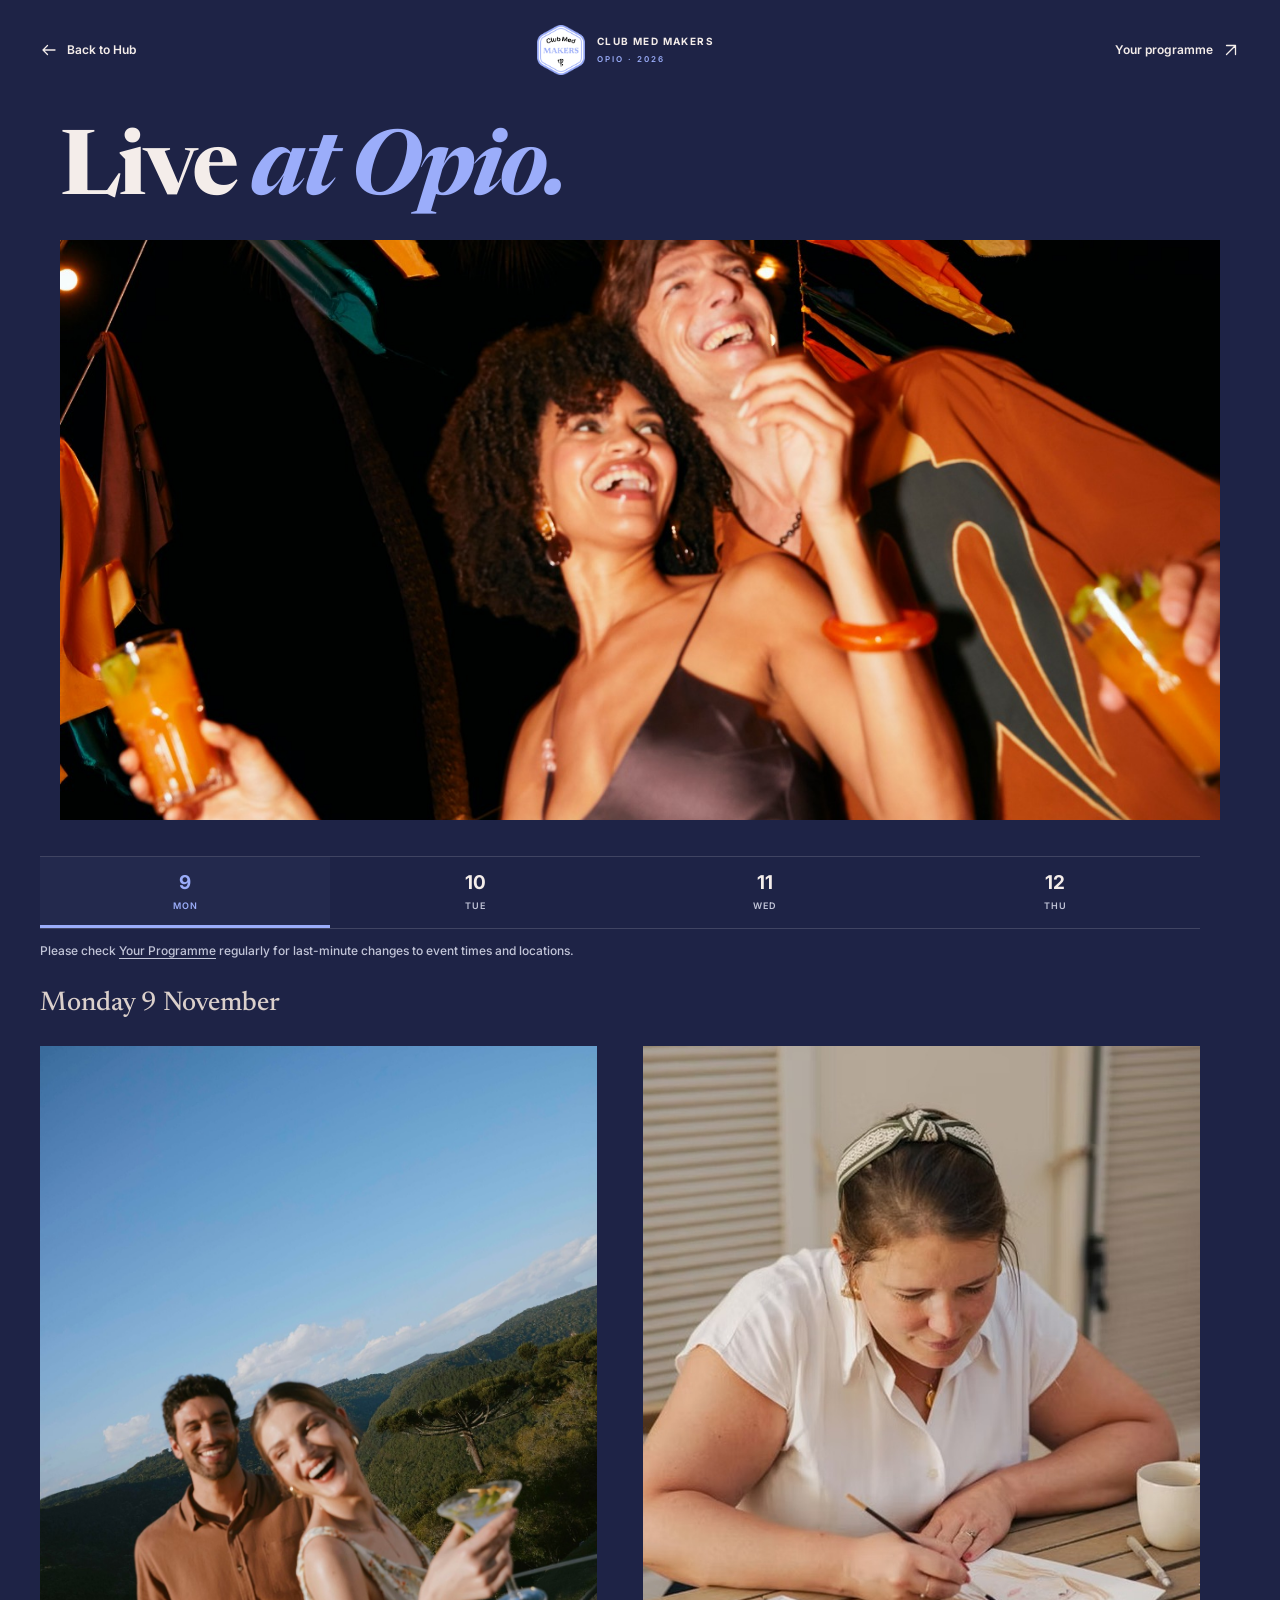
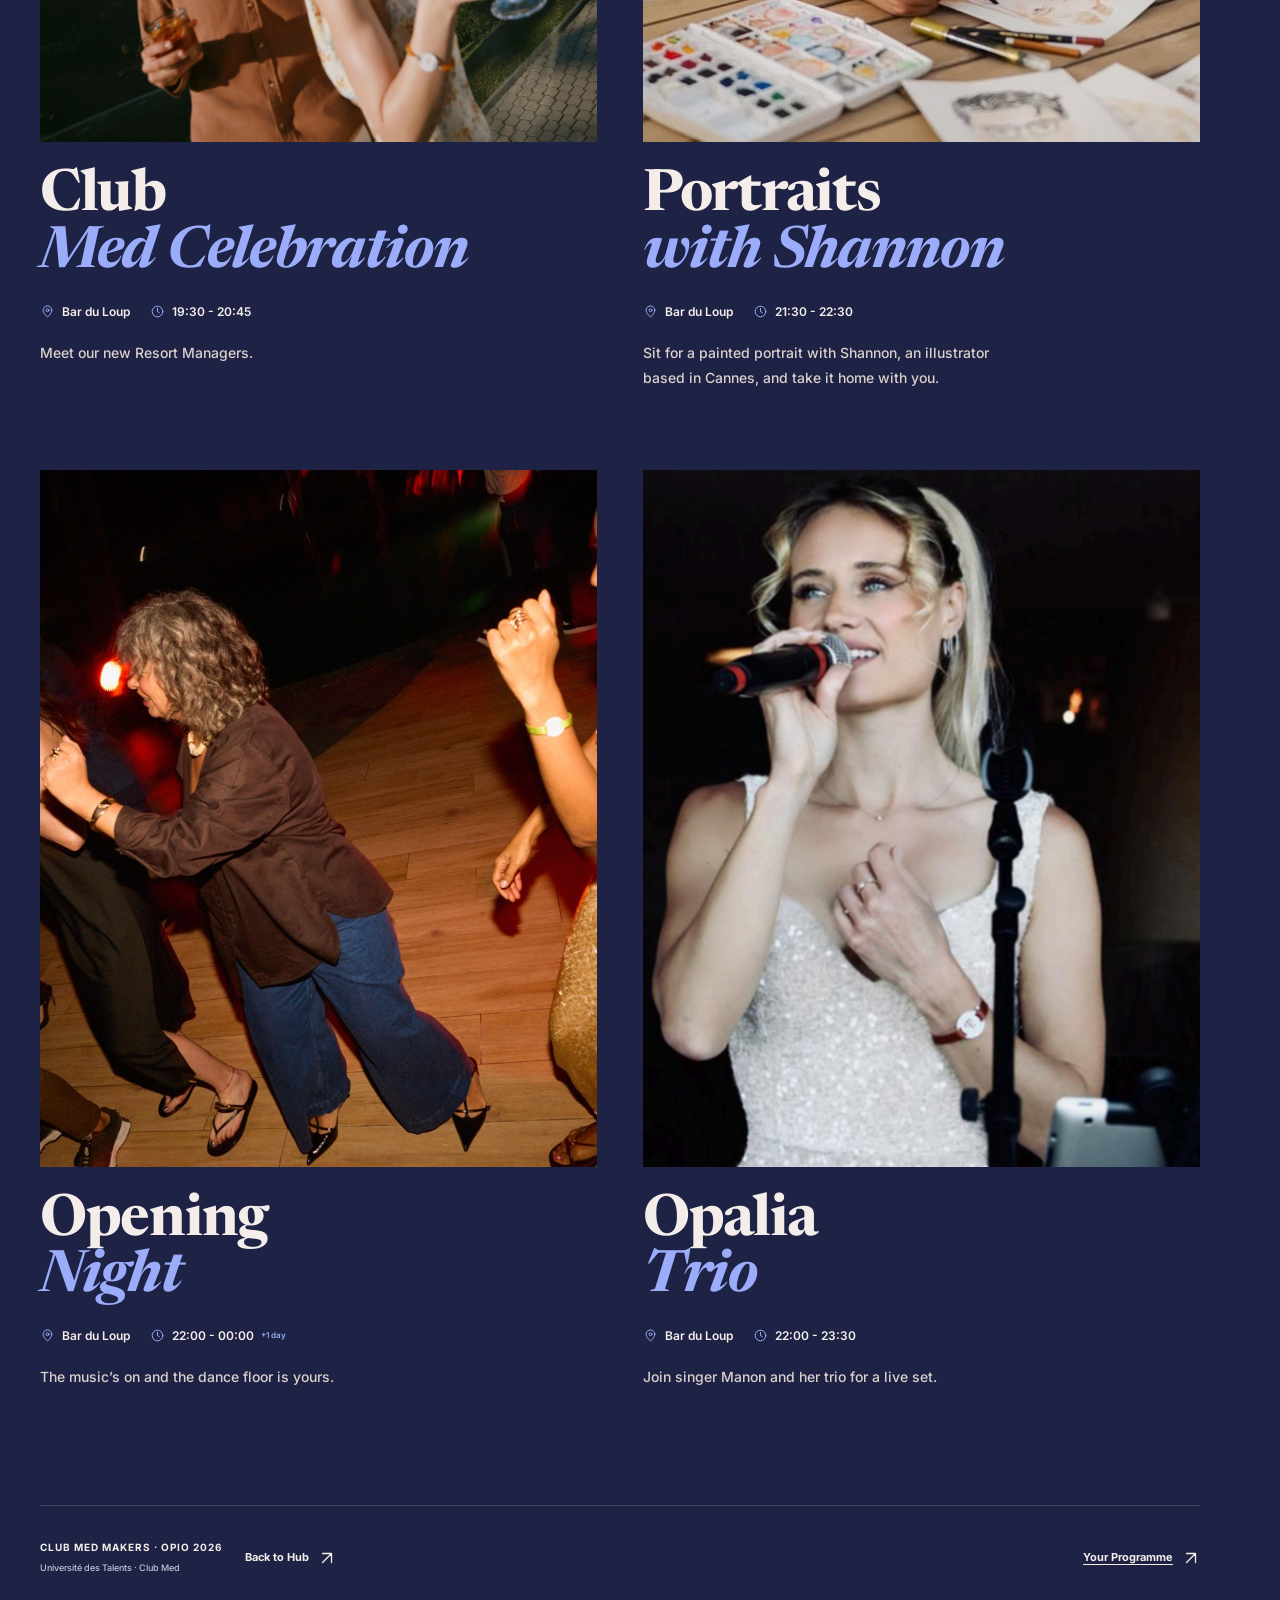
<file: index.html>
<!doctype html>
<html lang="en"><head><meta charset="utf-8"><meta name="viewport" content="width=device-width,initial-scale=1,viewport-fit=cover"><meta name="theme-color" content="#1e2346"><meta name="description" content="Live at Opio. Discover the key moments of Club Med Makers, 9-12 November 2026: shared tables, evening aperitifs, music and celebrations."><title>Live at Opio · Club Med Makers 2026</title><link rel="icon" href="assets/makers-logo.png"><link rel="preconnect" href="https://fonts.googleapis.com"><link rel="preconnect" href="https://fonts.gstatic.com" crossorigin><link href="https://fonts.googleapis.com/css2?family=Inter:wght@500;600;700&family=Newsreader:ital,opsz,wght@0,6..72,500;0,6..72,700;1,6..72,500;1,6..72,700&display=swap" rel="stylesheet"><link rel="stylesheet" href="styles.css?v=10"><script defer src="events-data.js?v=21"></script><script defer src="app.js?v=20"></script></head>
<body><a class="skip" href="#moments">Skip to events</a><header class="site-header"><a class="back" href="https://boostlearning.my.canva.site/hub-clubmedmakers-2026"><svg class="nav-icon" viewBox="0 0 24 24" fill="none" stroke="currentColor" stroke-width="1.7" stroke-linecap="round" stroke-linejoin="round" aria-hidden="true"><path d="M20 12H4m6-6-6 6 6 6"/></svg>Back to Hub</a><a class="brand" href="#"><img src="assets/makers-logo.png" width="48" height="50" alt="Club Med Makers"><span>CLUB MED MAKERS<small>OPIO · 2026</small></span></a><a class="programme-link" href="https://club-med-makers-opio-programme-2026.netlify.app/">Your programme <svg class="nav-icon" viewBox="0 0 24 24" fill="none" stroke="currentColor" stroke-width="1.7" stroke-linecap="round" stroke-linejoin="round" aria-hidden="true"><path d="M6 18 18 6M6 6h12v12"/></svg></a></header>
<main><section class="hero hero-cover" aria-labelledby="page-title"><div class="hero-text"><h1 id="page-title">Live <em>at Opio.</em></h1></div><div class="hero-photo"><img src="assets/cover-party.jpg" width="1365" height="2048" alt="Two friends celebrating under warm lights and colourful flags" fetchpriority="high"></div></section>
<section id="moments" class="moments" aria-labelledby="moments-title"><h2 id="moments-title" class="visually-hidden">Your events</h2><nav class="day-nav" aria-label="Choose a day" id="dayNav"></nav><p class="schedule-note">Please check <a href="https://club-med-makers-opio-programme-2026.netlify.app/">Your Programme</a> regularly for last-minute changes to event times and locations.</p><div id="liveStatus" class="live-status" hidden aria-live="polite"></div><div id="eventList"></div><noscript><p>Enable JavaScript to explore the events. Monday: Club Med Celebration 19:30-20:45, Portraits with Shannon 21:30-22:30 at Bar du Loup, Opening Night 22:00-00:00 and Opalia Trio 22:00-23:30 at Bar du Loup. Tuesday: Opalia Trio 12:00-14:00 at Pelouse Zen, Provençal Lunch 12:30-14:00, Therabody JetBoots 17:30-20:00 at the Fitness Room (30-minute sessions), myBlend LED Masks 17:30-20:00 at the Main Bar (15-minute sessions), Sportive Evening 18:00-20:00, Portraits with Shannon 18:00-20:00 at Bar du Loup, After Party 22:00-01:00. Wednesday: Aperitif 19:00-20:00, Korben Live Show 22:00-01:00. Thursday: Aperitif 18:30-20:00, Closing Party with Holseek 22:00-02:00.</p></noscript></section>
<footer><div>CLUB MED MAKERS · OPIO 2026<small>Université des Talents · Club Med</small></div><a href="https://boostlearning.my.canva.site/hub-clubmedmakers-2026">Back to Hub <svg class="nav-icon" viewBox="0 0 24 24" fill="none" stroke="currentColor" stroke-width="1.7" stroke-linecap="round" stroke-linejoin="round" aria-hidden="true"><path d="M6 18 18 6M6 6h12v12"/></svg></a><a class="footer-programme" href="https://club-med-makers-opio-programme-2026.netlify.app/">Your Programme <svg class="nav-icon" viewBox="0 0 24 24" fill="none" stroke="currentColor" stroke-width="1.7" stroke-linecap="round" stroke-linejoin="round" aria-hidden="true"><path d="M6 18 18 6M6 6h12v12"/></svg></a></footer></main></body></html>
</file>
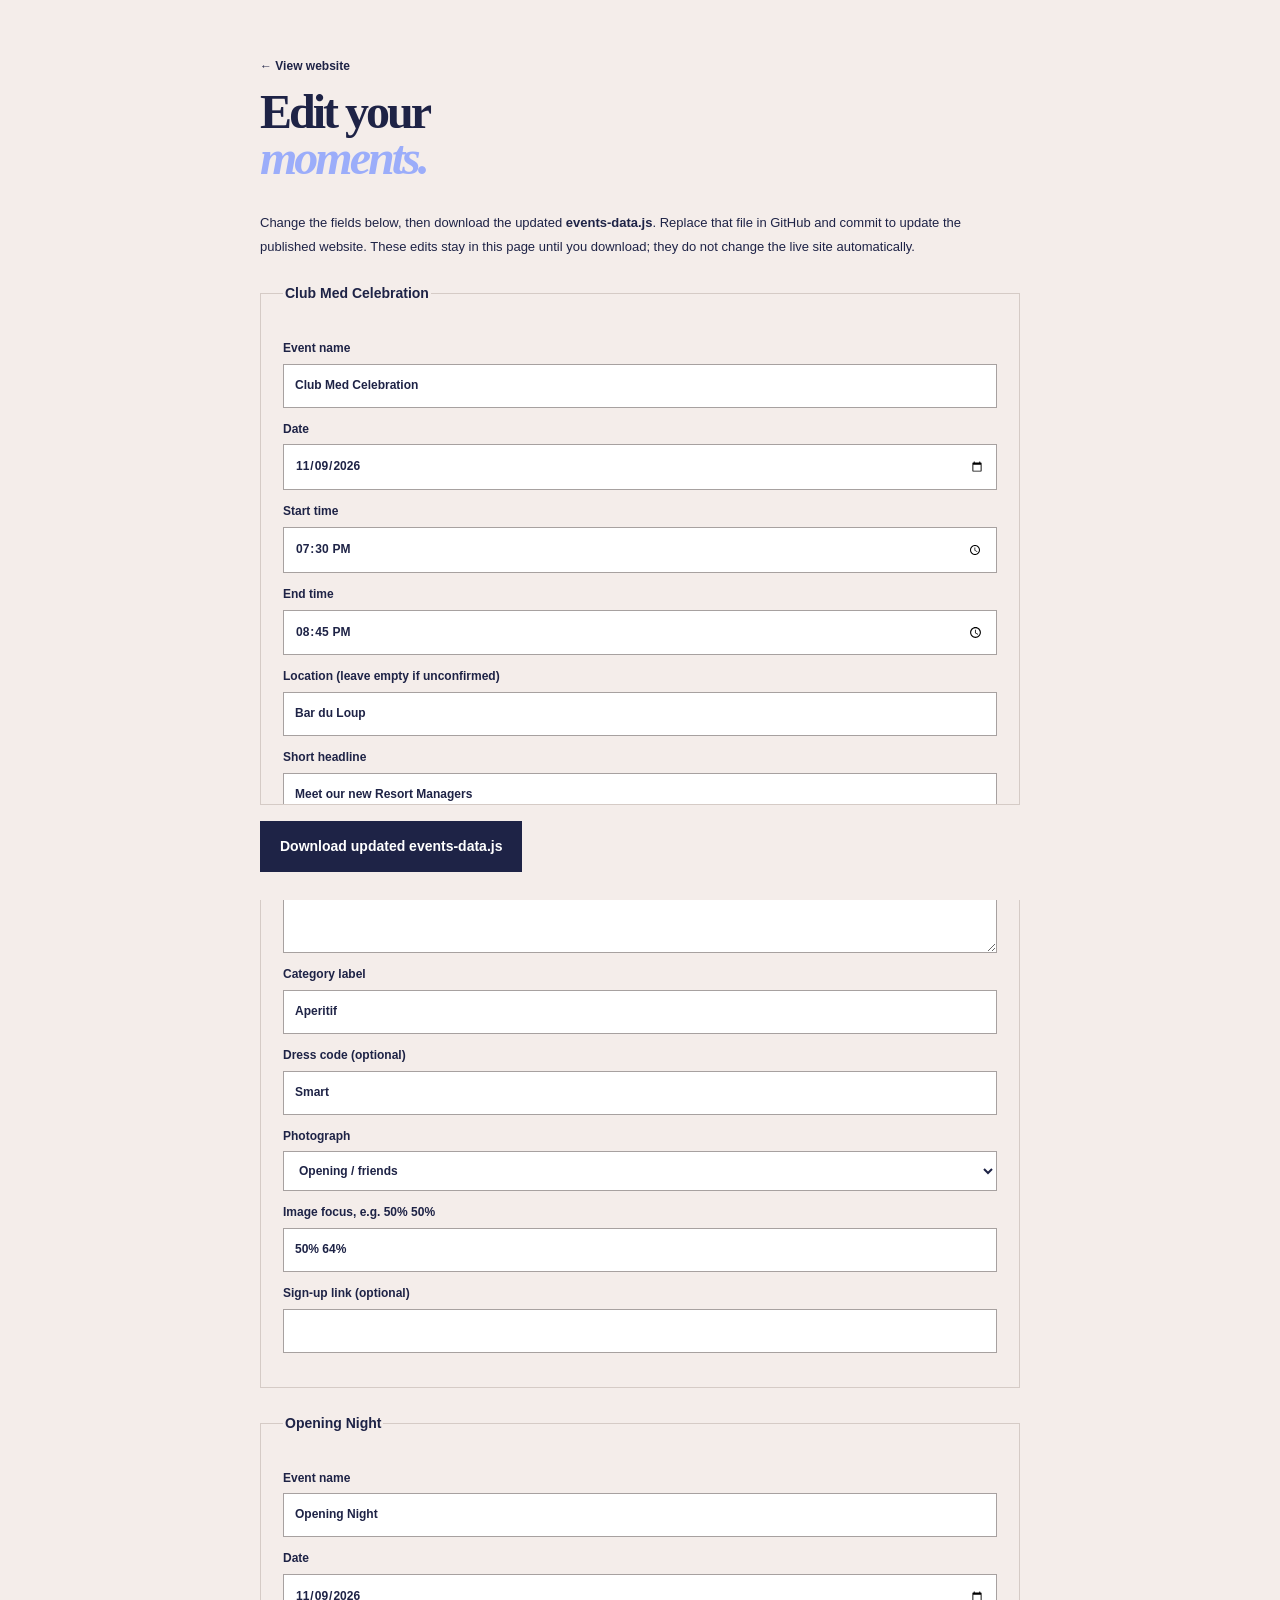
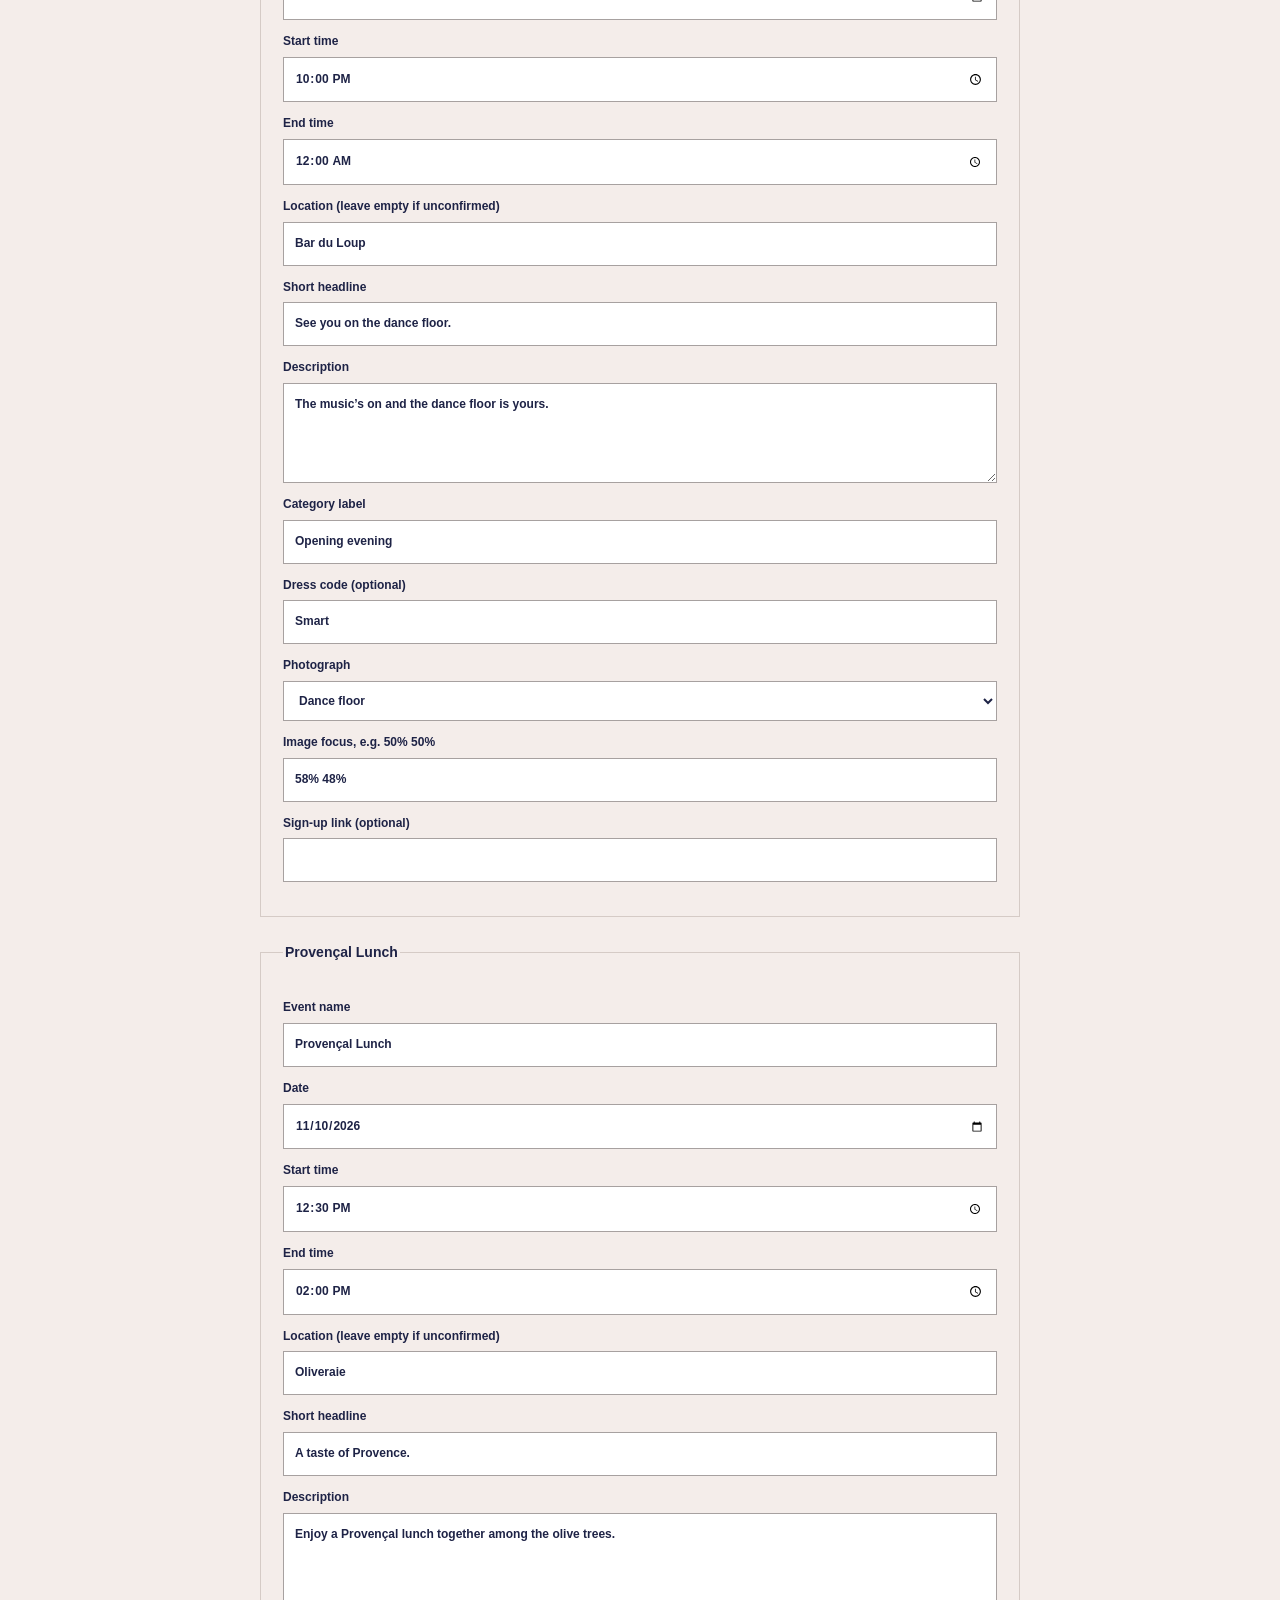
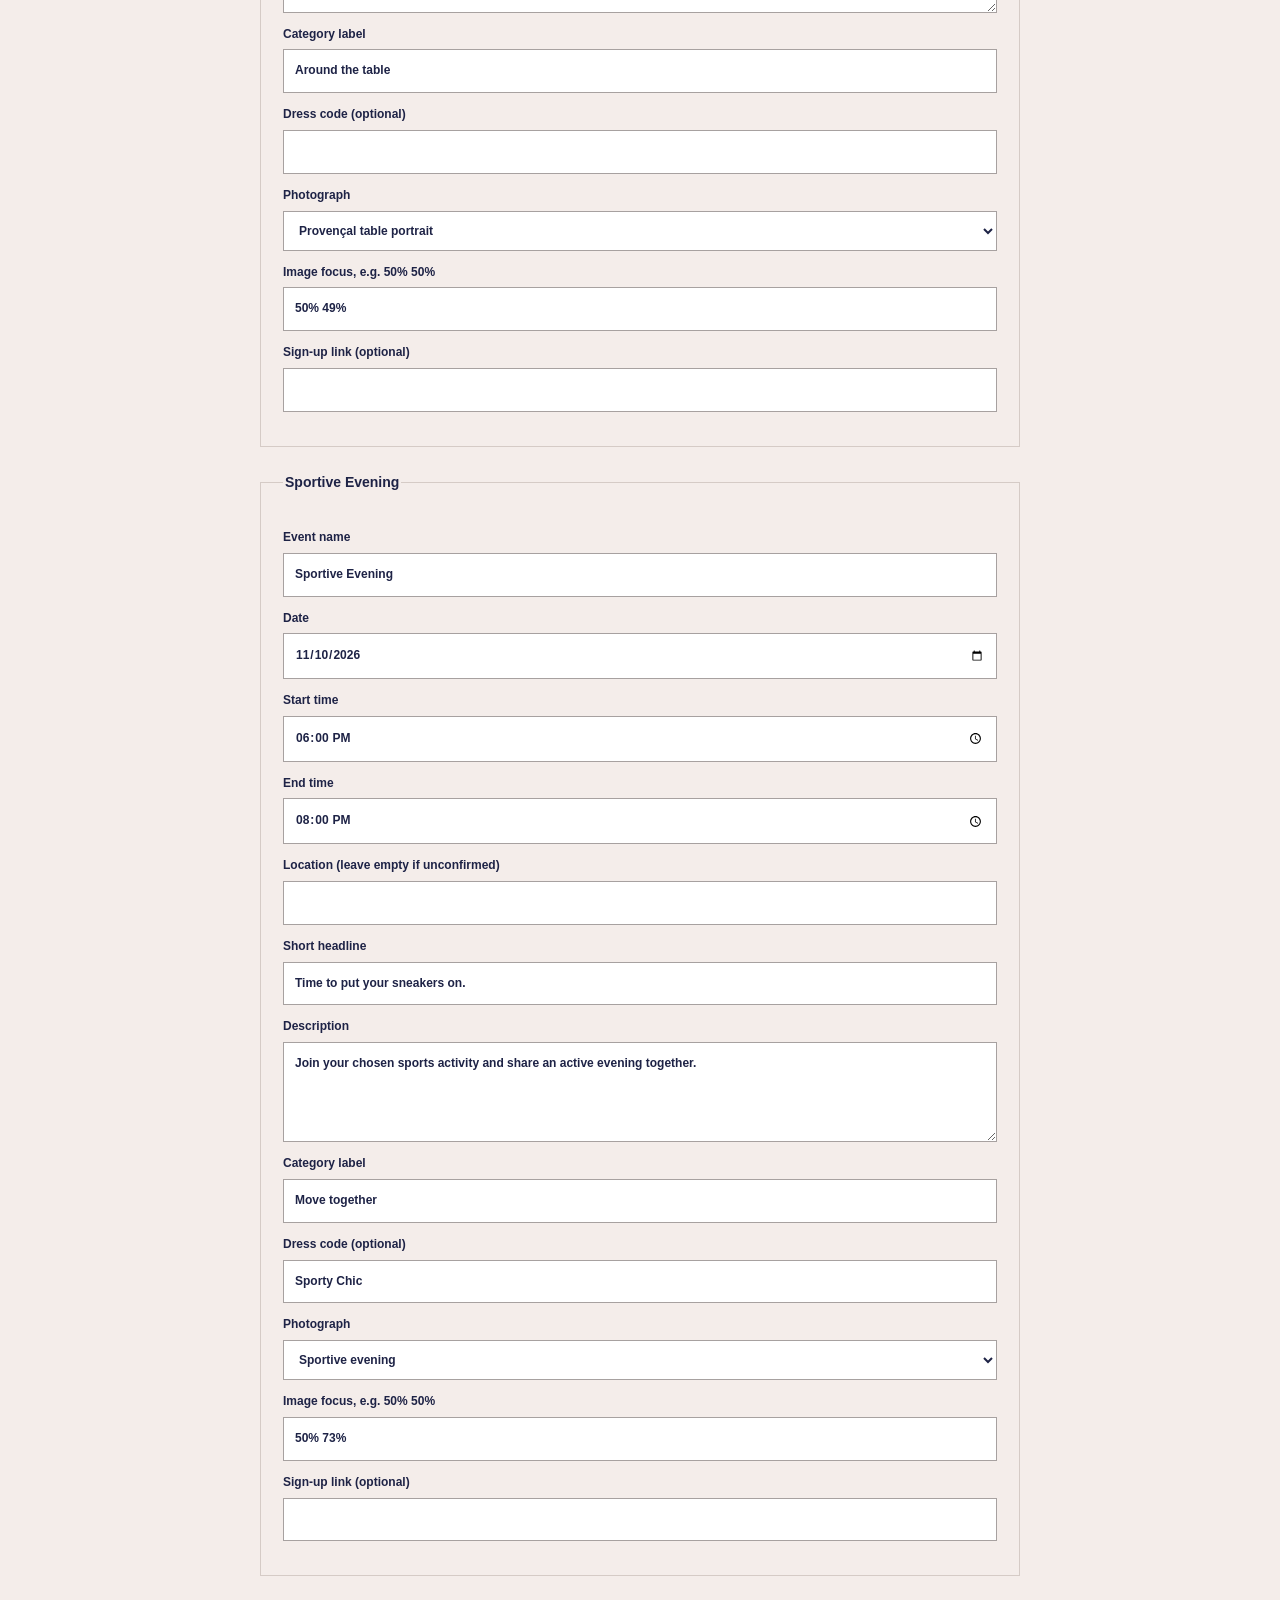
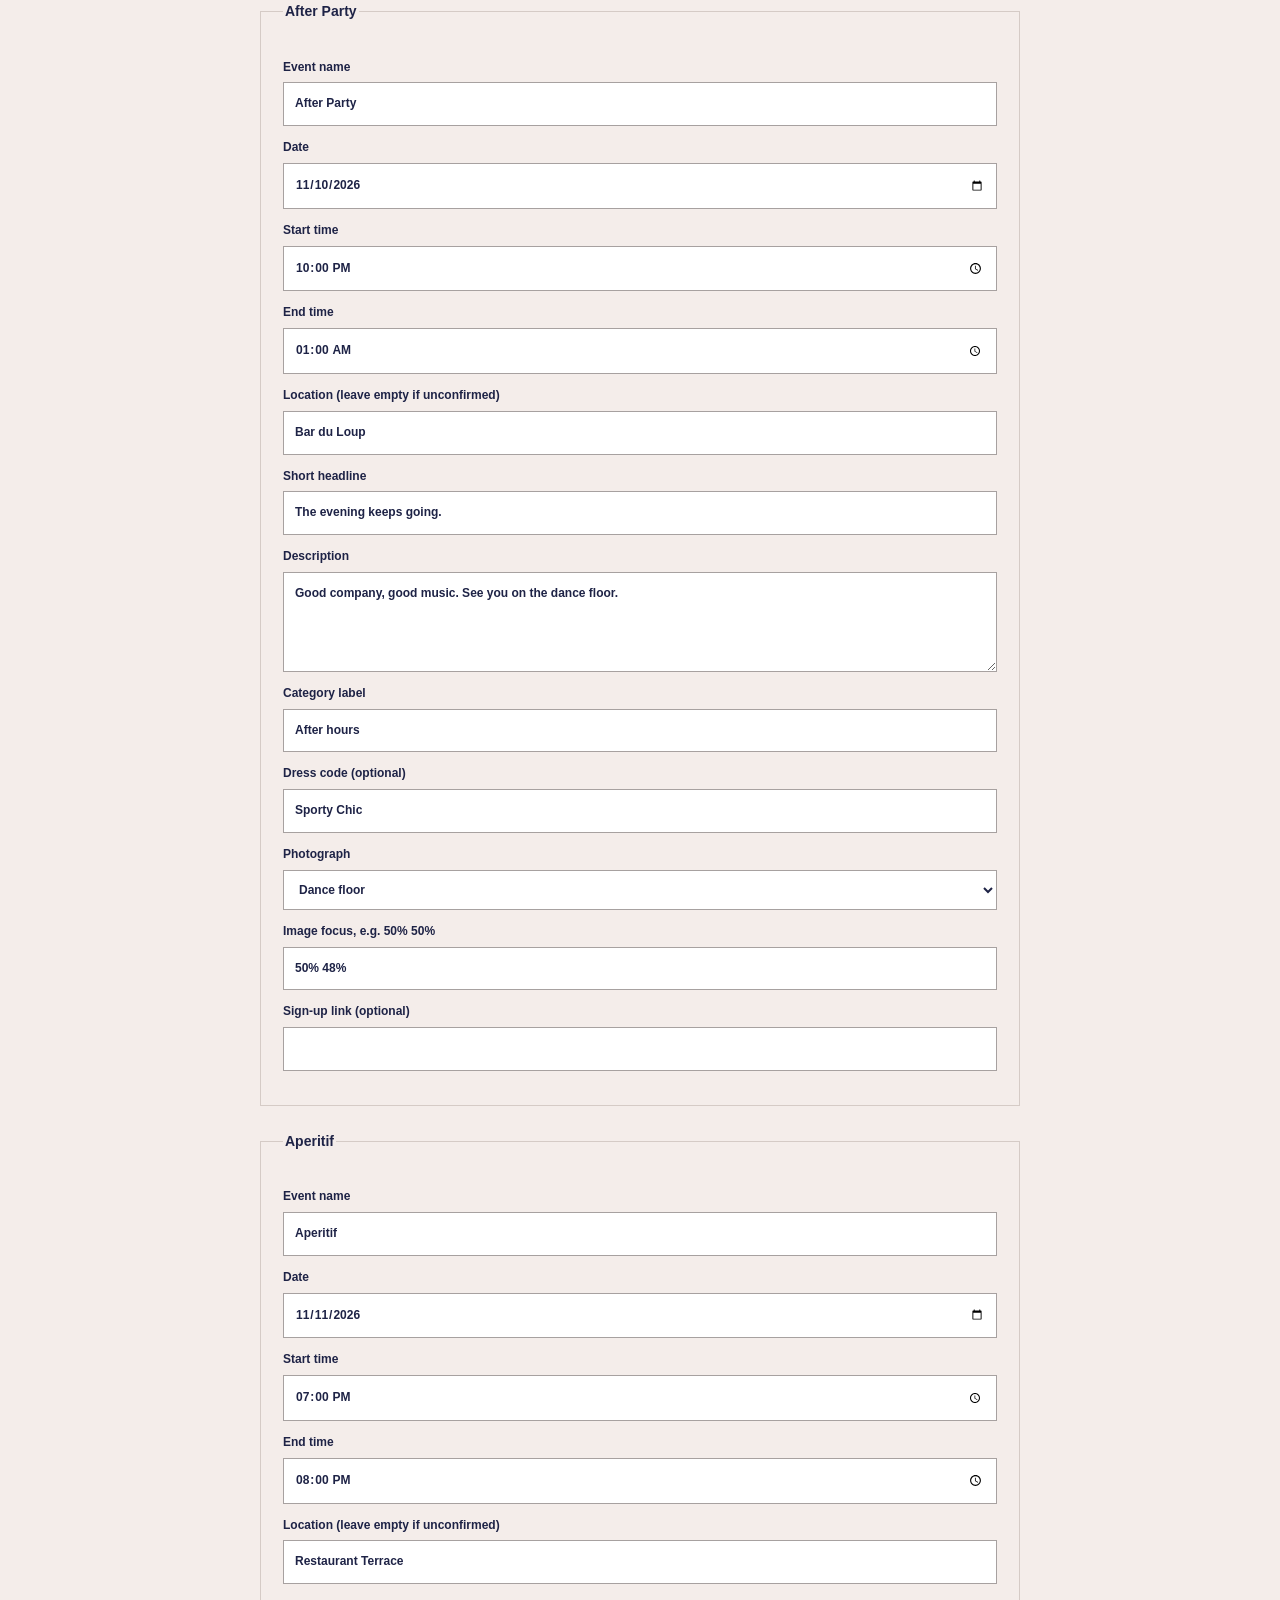
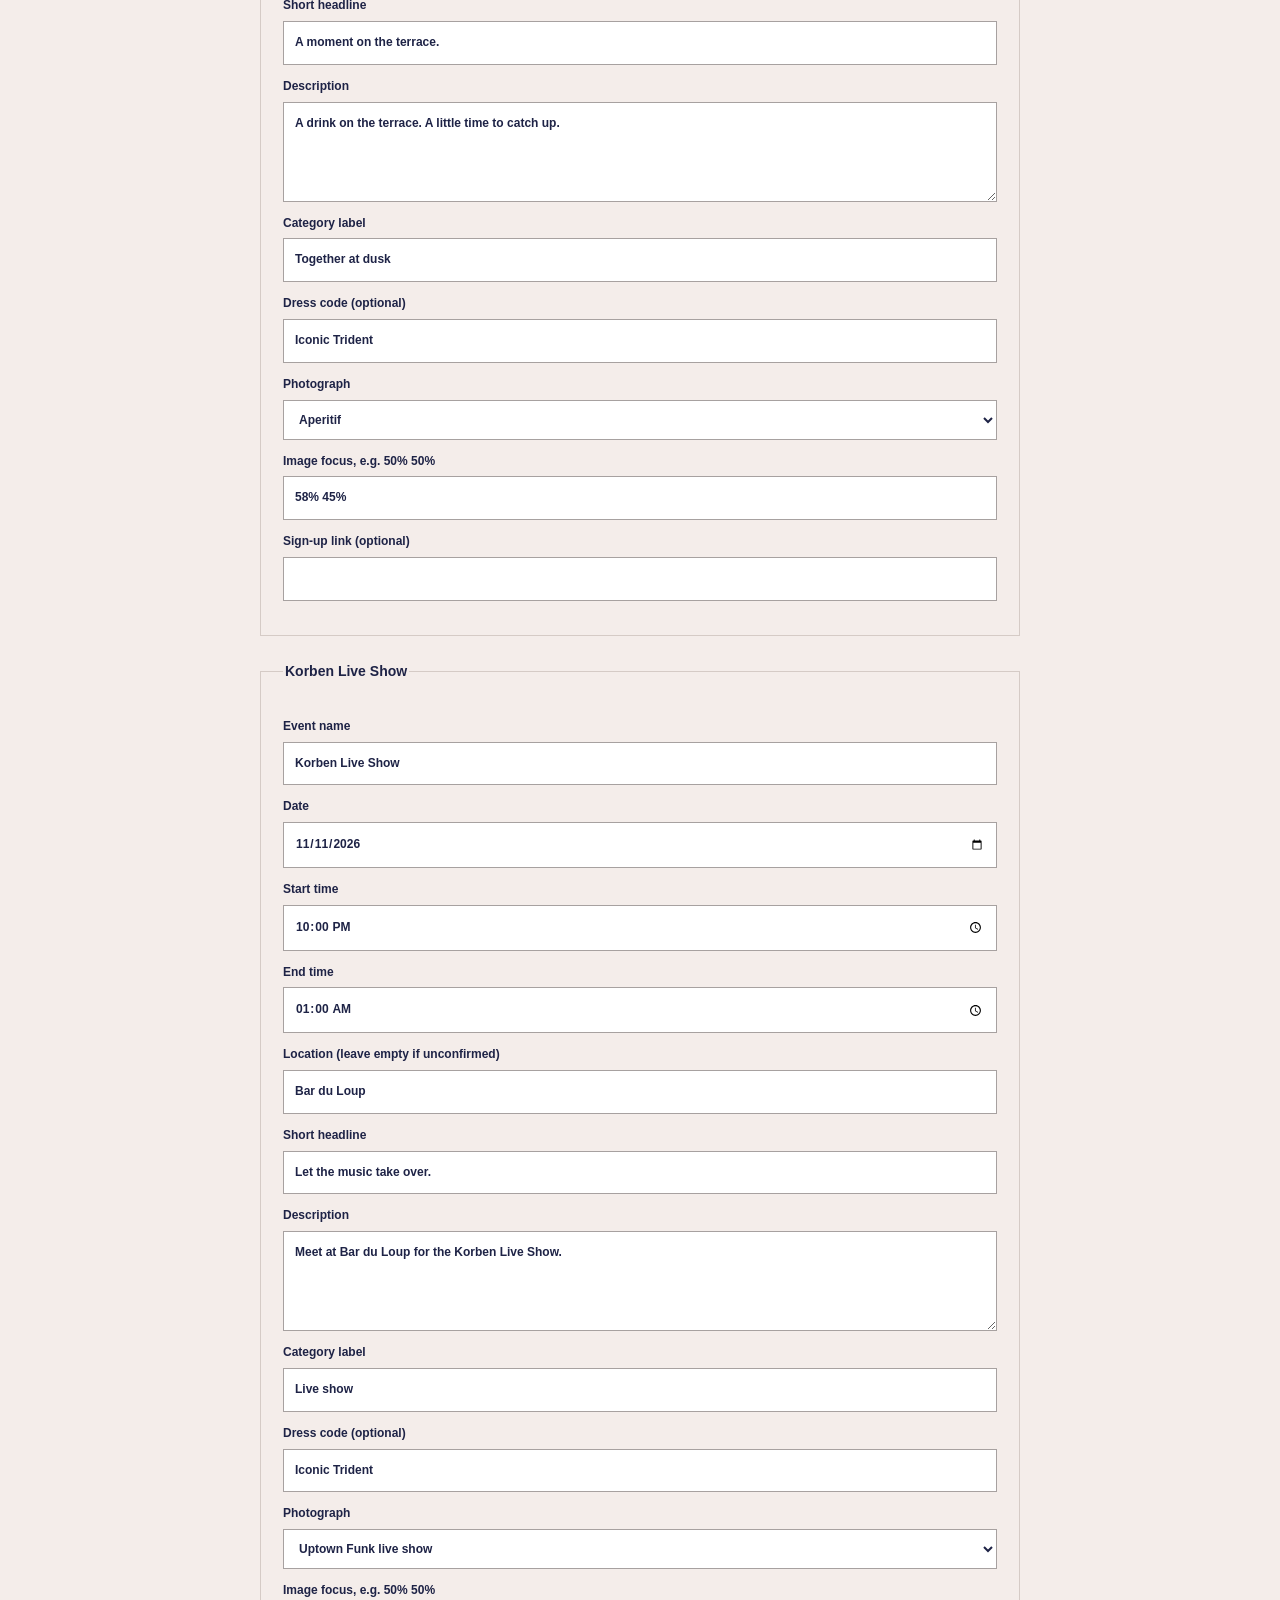
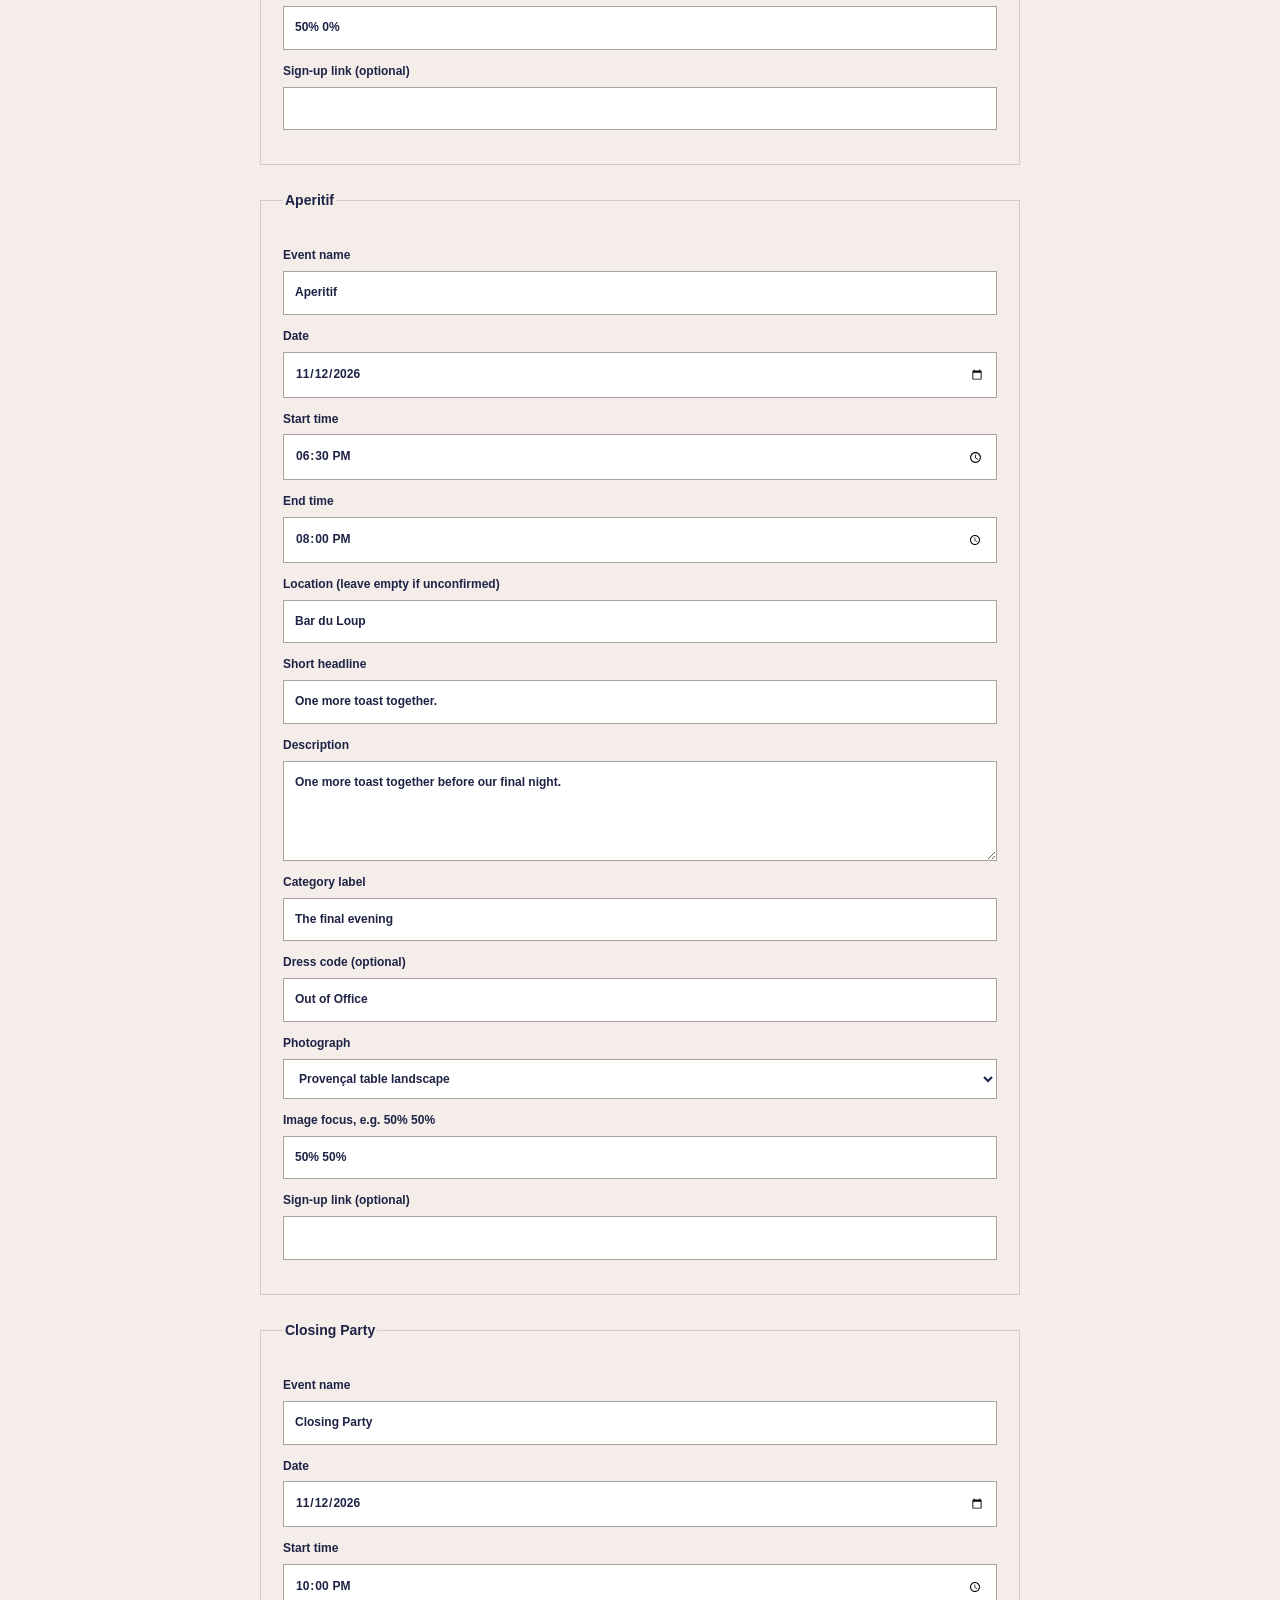
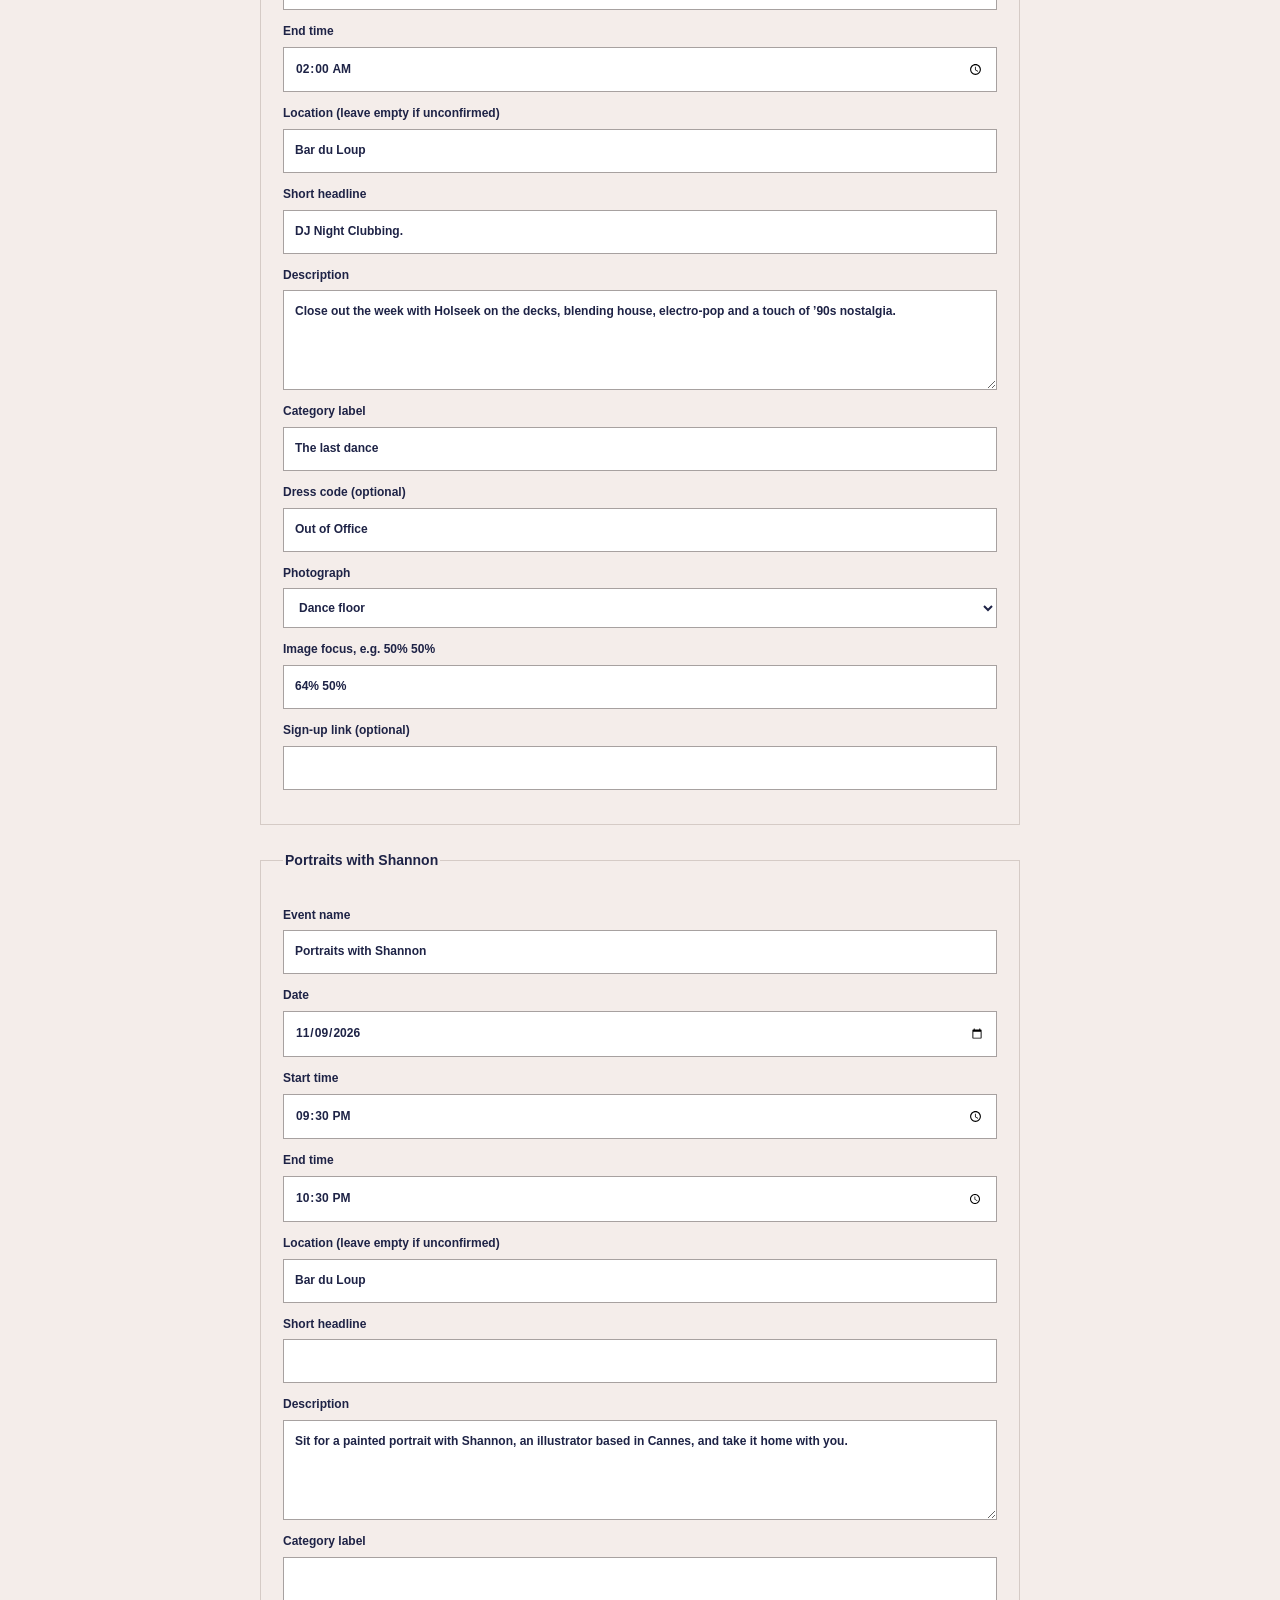
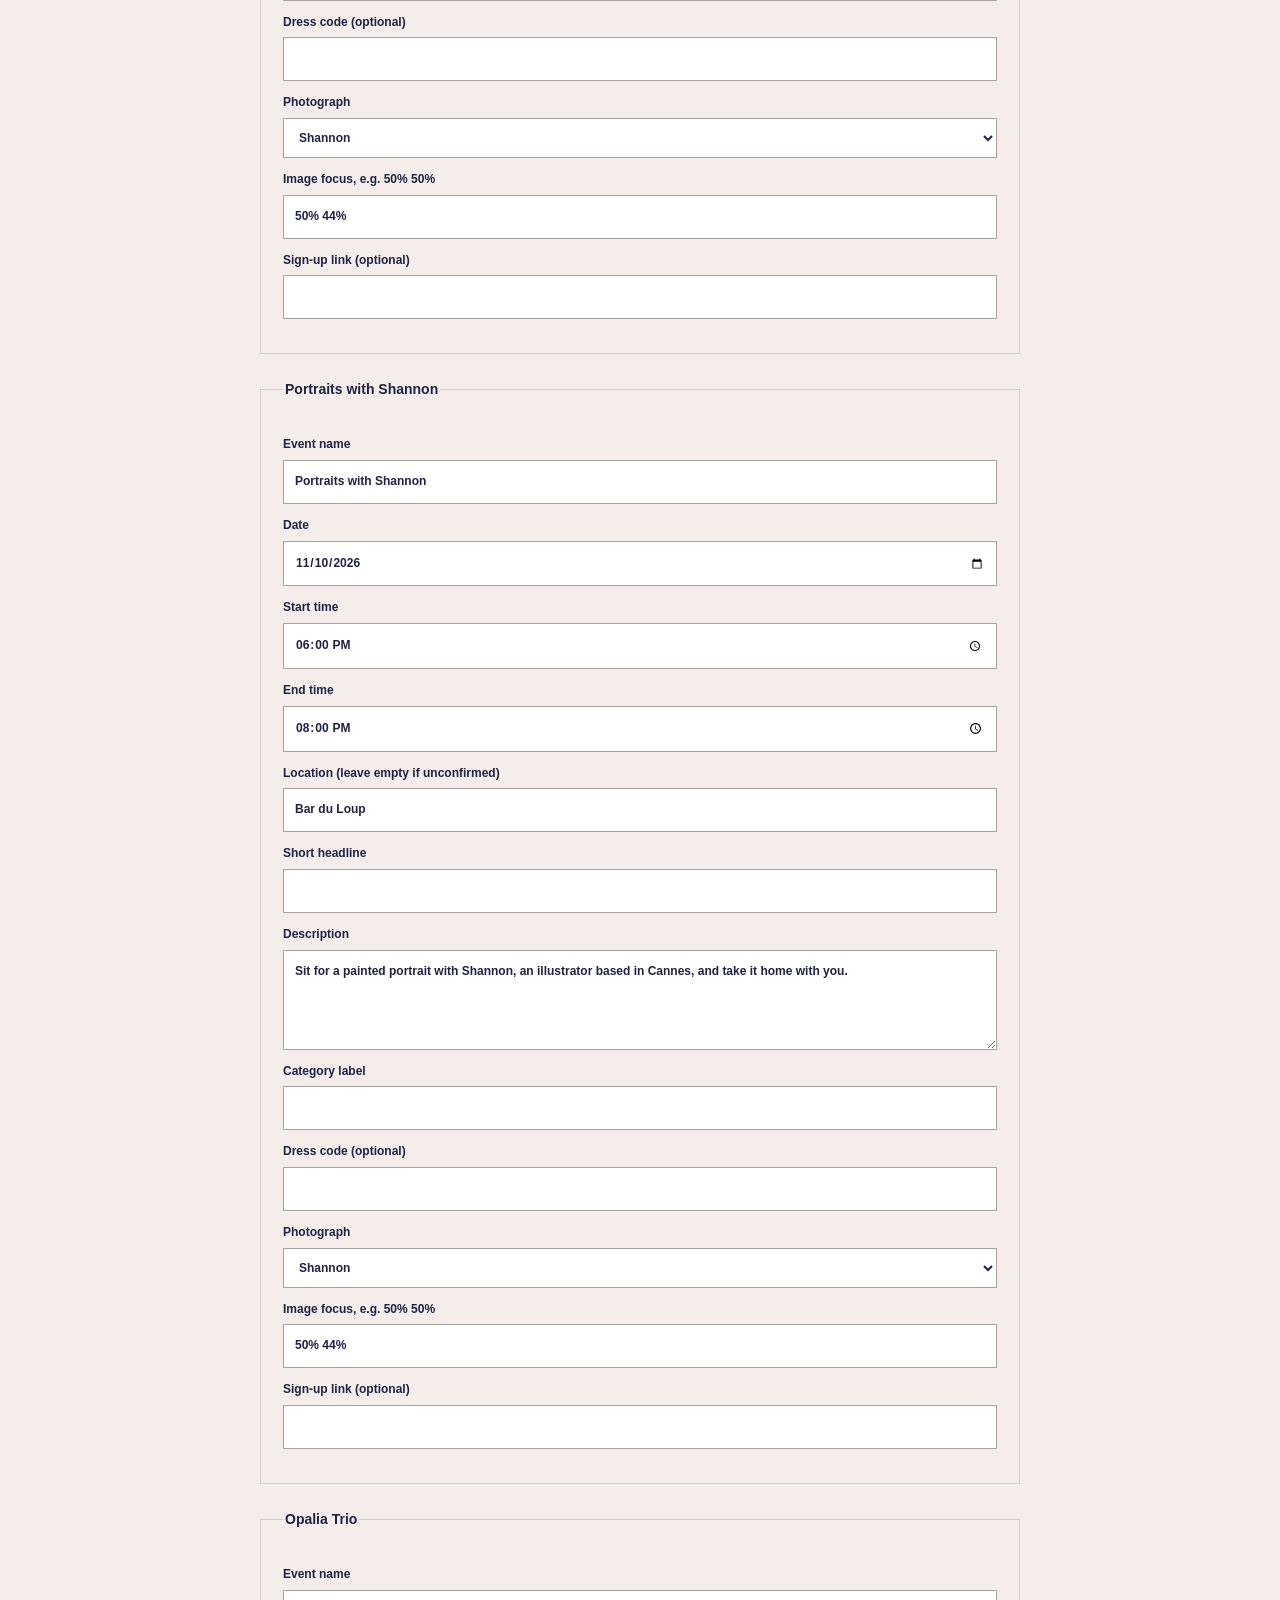
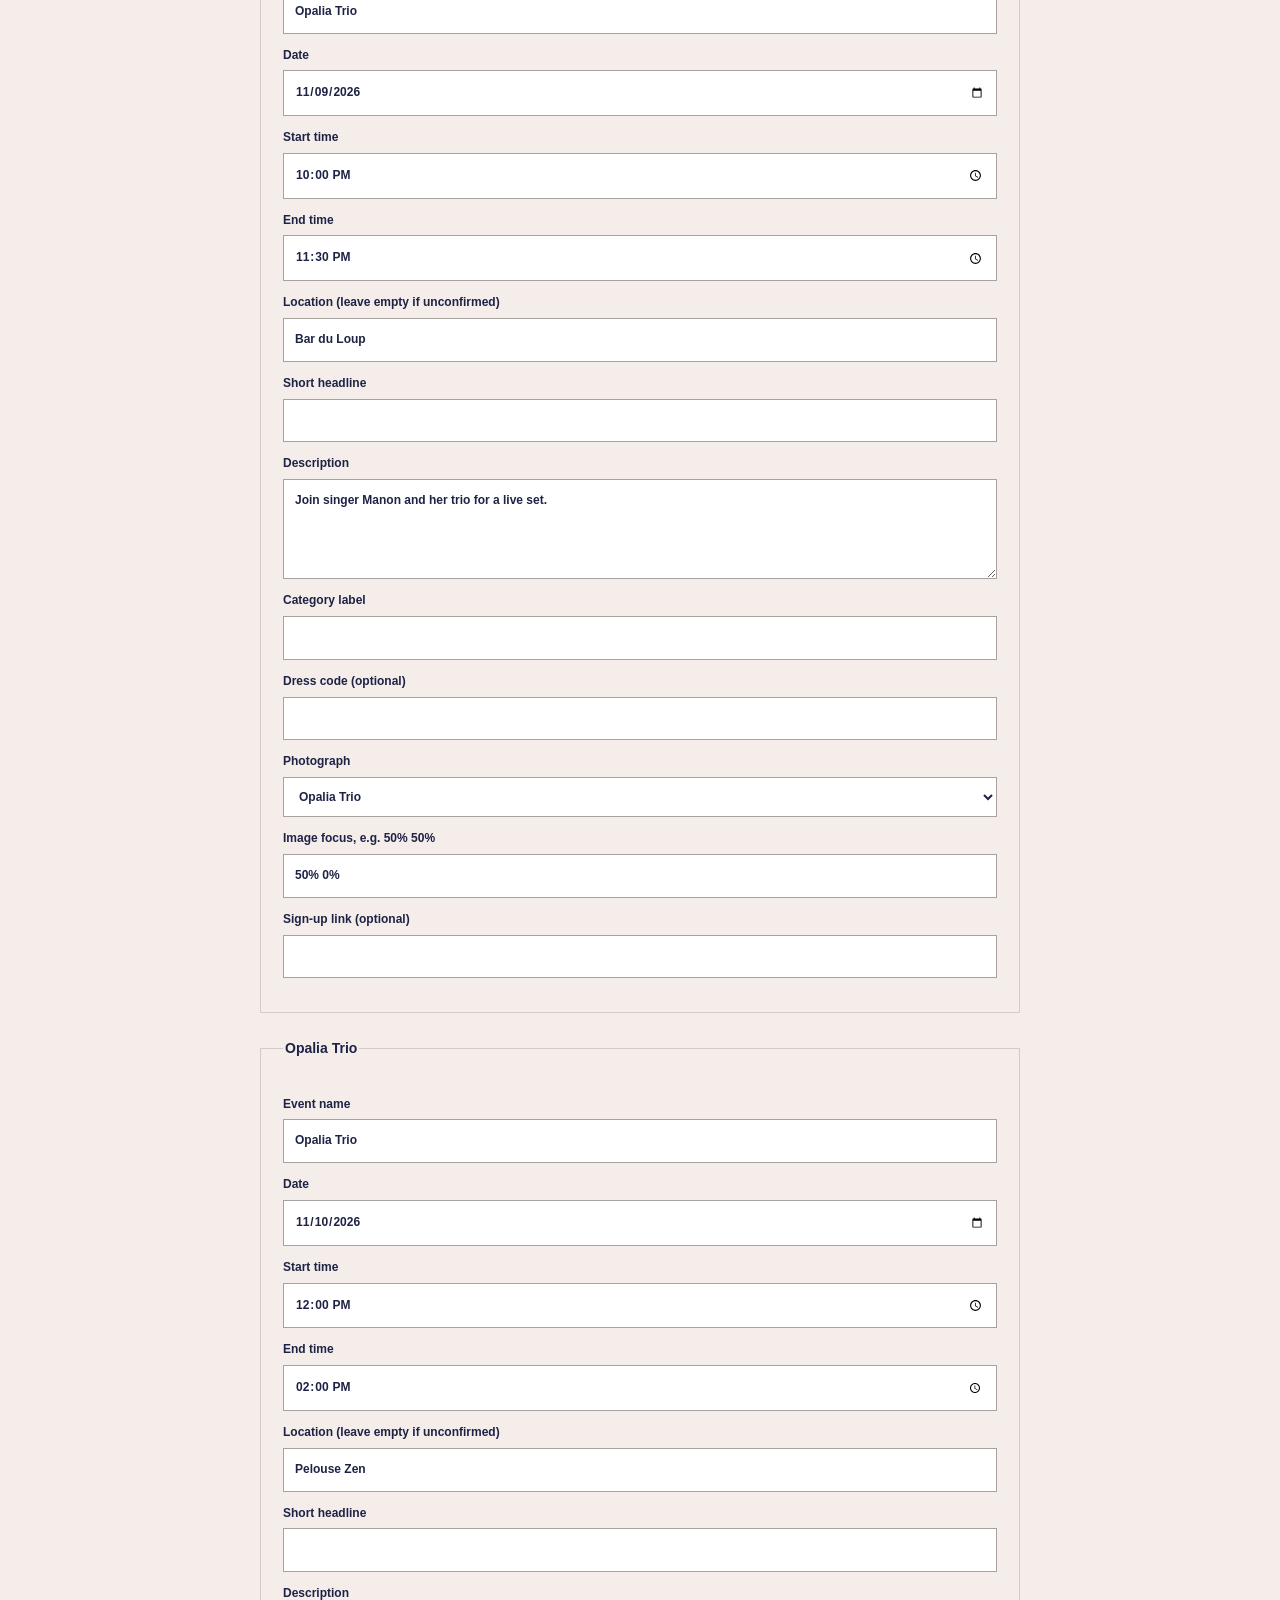
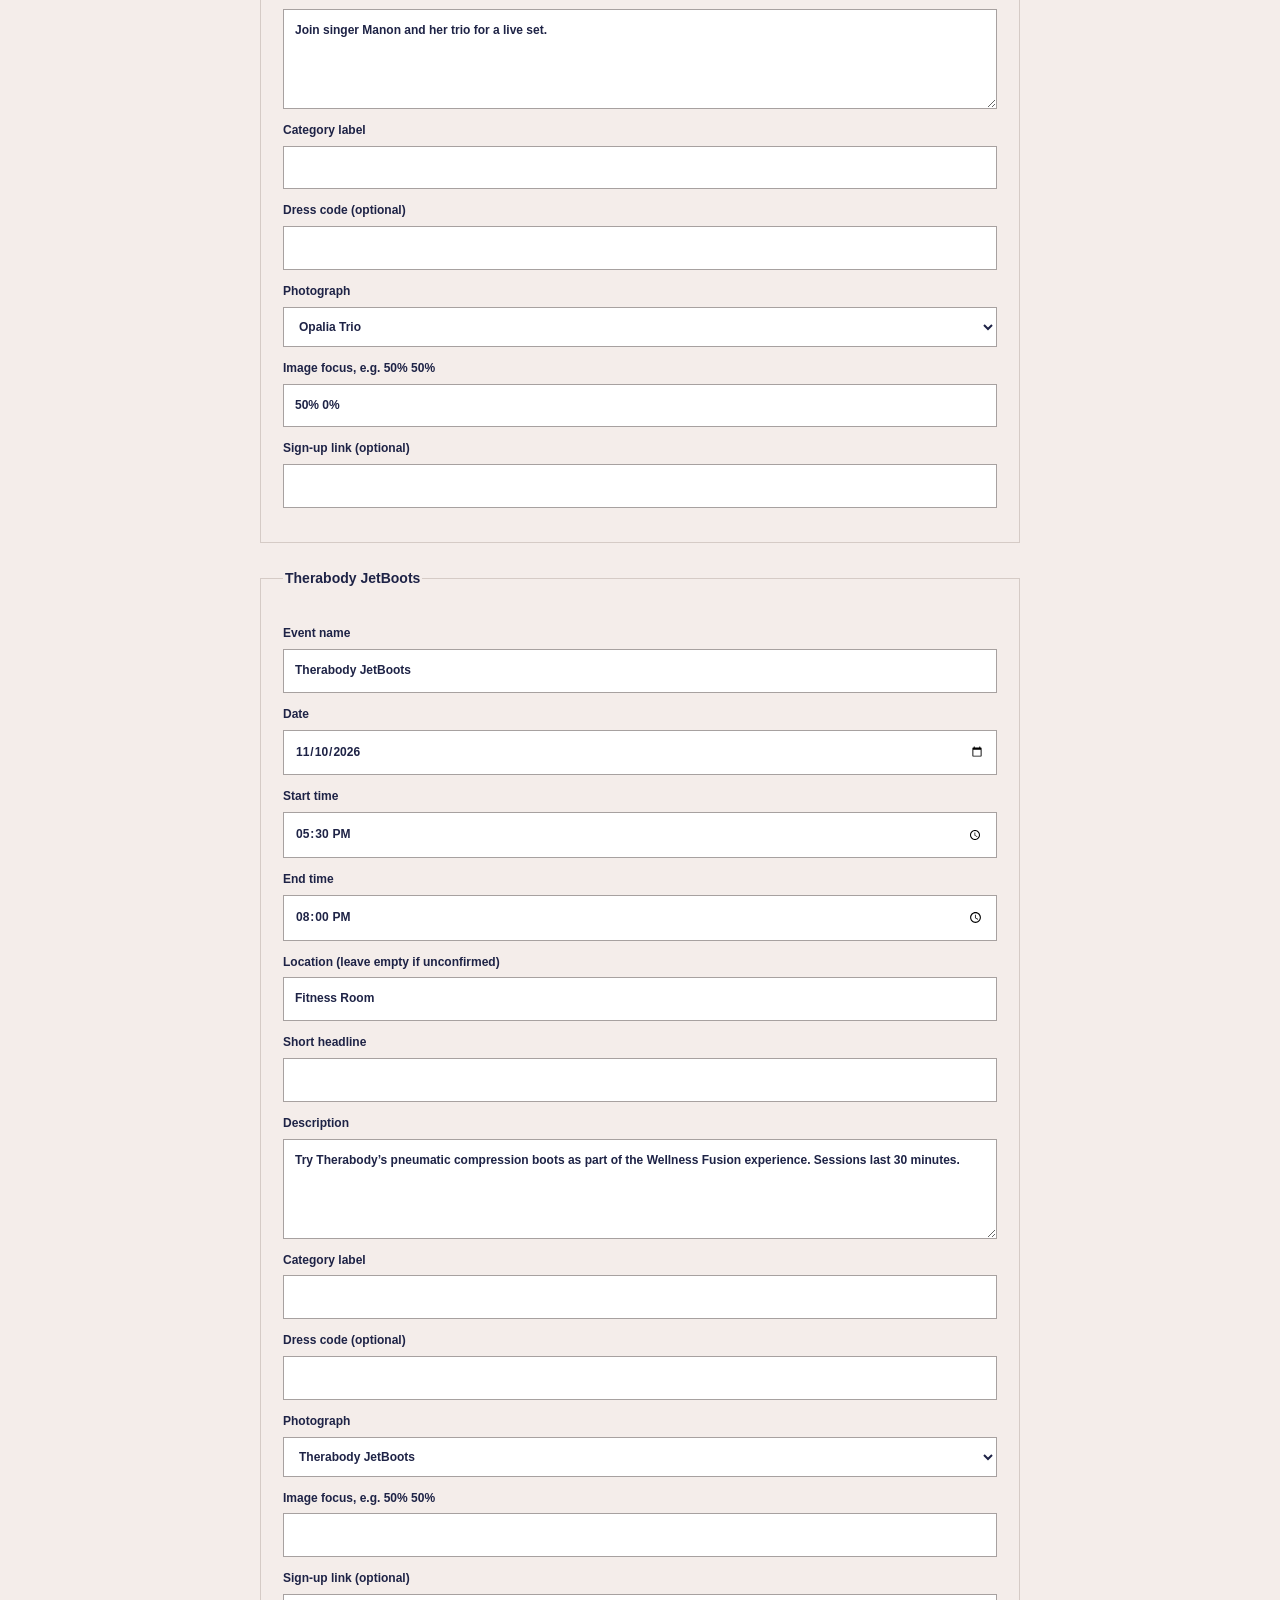
<file: editor.html>
<!doctype html><html lang="en"><head><meta charset="utf-8"><meta name="viewport" content="width=device-width,initial-scale=1"><title>Edit Live at Opio</title><link rel="stylesheet" href="styles.css?v=10"><style>body{background:var(--paper);color:var(--navy);--line:#d5cbc6}main{max-width:800px;margin:25px auto;padding:20px}h1{font-size:48px}h2{font-size:28px}fieldset{border:1px solid var(--line);padding:22px;margin:24px 0}legend{font-weight:700}label{display:block;font-size:12px;font-weight:700;margin:12px 0}input,textarea,select{width:100%;display:block;margin-top:5px;padding:11px;border:1px solid #a7a1a0;background:#fff;color:var(--navy);border-radius:0}textarea{min-height:100px}.row{display:grid;grid-template-columns:repeat(3,1fr);gap:12px}.save{position:sticky;bottom:0;background:var(--paper);padding:16px 0;border-top:1px solid var(--line)}.save button{background:var(--navy);color:white;border:0;padding:14px 20px;font-weight:700}.help{font-size:13px;line-height:1.8}#status{font-size:12px;color:#28553c}@media(max-width:500px){main{padding:16px;margin:0}.row{grid-template-columns:1fr}fieldset{padding:16px}}</style><script defer src="events-data.js?v=21"></script><script defer src="editor.js?v=20"></script></head><body><main><a class="back" href="index.html">← View website</a><h1>Edit your <em>moments.</em></h1><p class="help">Change the fields below, then download the updated <strong>events-data.js</strong>. Replace that file in GitHub and commit to update the published website. These edits stay in this page until you download; they do not change the live site automatically.</p><form id="editor"><div id="fields"></div><div class="save"><button type="submit">Download updated events-data.js</button><p id="status" role="status"></p></div></form></main></body></html>
</file>
<file: styles.css>
:root{--navy:#1e2346;--accent:#9badfa;--stone:#dbd0cb;--paper:#f4edea;--line:#ffffff26;--muted:#c2c5d8;--serif:Newsreader,Georgia,serif;--sans:Inter,Arial,sans-serif}*{box-sizing:border-box}html{scroll-behavior:smooth;scroll-padding-top:95px}body{margin:0;background:var(--navy);color:var(--paper);font:500 14px/1.65 var(--sans);-webkit-font-smoothing:antialiased}a{color:inherit;text-decoration:none}button,input,textarea,select{font:inherit}a:focus-visible,button:focus-visible,input:focus-visible,textarea:focus-visible,select:focus-visible{outline:3px solid var(--accent);outline-offset:5px}button{cursor:pointer;color:inherit}.skip{position:fixed;top:-90px;z-index:30;padding:12px;background:var(--paper);color:var(--navy)}.skip:focus{top:10px}.site-header{max-width:1320px;min-height:100px;margin:auto;padding:20px 40px;display:flex;align-items:center;justify-content:space-between;gap:24px}.back,.programme-link{font-size:12px;font-weight:600;min-height:44px;display:flex;align-items:center}.brand{display:flex;align-items:center;gap:12px}.brand img{object-fit:contain}.brand span{font-size:10px;font-weight:700;letter-spacing:1.4px;line-height:1.4}.brand small{display:block;font-size:8px;font-weight:600;letter-spacing:2px;margin-top:6px;color:var(--accent)}.hero{max-width:1240px;margin:30px auto 75px;display:grid;grid-template-columns:.95fr 1.15fr;gap:48px;align-items:center}.hero-text{padding:24px 0}.eyebrow{font-size:10px;font-weight:700;letter-spacing:1.5px;line-height:1.6}h1{font:700 clamp(68px,7.8vw,112px)/.96 var(--serif);letter-spacing:-3px;margin:0 0 30px}h1 em{display:block;color:var(--accent);font-weight:700}.hero-copy{font-size:15px;line-height:1.8;font-weight:500;color:var(--stone);max-width:310px;margin:0 0 25px}.text-link{display:inline-flex;align-items:center;gap:30px;padding:10px 0;border-bottom:1px solid currentColor;font-size:12px;font-weight:700}.hero-photo{position:relative;overflow:hidden;aspect-ratio:1.23}.hero-photo img{height:100%;width:100%;object-fit:cover;object-position:59% 50%;display:block}.photo-caption{position:absolute;left:20px;bottom:18px;padding:8px 0;color:white;text-shadow:0 1px 9px #111;letter-spacing:1.2px;font-size:8px;font-weight:700}.moments{max-width:1160px;margin:auto;padding-bottom:64px}.section-head{display:flex;align-items:end;justify-content:space-between;gap:20px;margin:0 0 28px}h2{font:700 44px/1.1 var(--serif);letter-spacing:-1px;margin:0}h2 em{font-weight:500;color:var(--accent)}.section-head p{font-size:12px;margin:0 0 4px;color:var(--stone)}.day-nav{display:grid;grid-template-columns:repeat(4,minmax(0,1fr));position:sticky;top:0;z-index:10;background:var(--navy);border-top:1px solid var(--line);border-bottom:1px solid var(--line)}.day-nav button{background:none;border:0;border-bottom:3px solid transparent;padding:14px 8px;min-height:70px;font-size:19px;font-weight:700;line-height:1.25}.day-nav small{display:block;font-size:9px;letter-spacing:1px;font-weight:600;margin-top:5px;color:var(--muted)}.day-nav button[aria-pressed=true]{color:var(--accent);border-bottom-color:var(--accent);background:#9badfa0a}.day-nav button[aria-pressed=true] small{color:var(--accent)}.schedule-note{font-size:10px;line-height:1.7;color:var(--muted);margin:17px 0 38px}.day-section{margin-bottom:36px}.day-title{display:flex;align-items:baseline;justify-content:space-between;gap:20px;margin-bottom:25px}.day-title h3{font:500 27px/1.2 var(--serif);margin:0;color:var(--stone)}.day-title span{font-size:9px;font-weight:700;letter-spacing:1.1px;color:var(--accent)}.event-grid{display:grid;grid-template-columns:repeat(2,minmax(0,1fr));gap:65px 46px;align-items:start}.moment-card{min-width:0;background:none;color:var(--paper)}.moment-meta{display:flex;align-items:baseline;justify-content:space-between;gap:12px;padding:0 0 12px;border-bottom:1px solid var(--line);margin-bottom:14px}.moment-time{font-size:13px;line-height:1.5;font-weight:700;margin:0;white-space:nowrap}.moment-time small{font-size:8px;color:var(--accent);margin-left:5px}.moment-category{font-size:8px;line-height:1.5;letter-spacing:1.1px;text-align:right;text-transform:uppercase;font-weight:700;color:var(--accent);margin:0}.moment-photo{aspect-ratio:4/5;position:relative;overflow:hidden;background:#161b36}.moment-image{display:block;width:100%;height:100%;object-fit:cover}.moment-copy{padding:26px 0 0}.moment-title{font:700 58px/.98 var(--serif);letter-spacing:-1.3px;margin:0 0 20px;overflow-wrap:break-word}.moment-title span,.moment-title em{display:block}.moment-title em{font-weight:700;color:var(--accent)}.moment-location{font-size:12px;line-height:1.6;font-weight:700;color:var(--paper);margin:0 0 17px}.moment-description{font-size:14px;line-height:1.8;color:var(--stone);margin:0;max-width:390px}.moment-dress{display:flex;justify-content:space-between;align-items:baseline;gap:15px;font-size:12px;font-weight:600;padding-top:17px;margin:23px 0 0;border-top:1px solid var(--line);color:var(--paper)}.moment-dress span:first-child{font-size:8px;letter-spacing:1.3px;color:var(--accent);font-weight:700}.single .event-grid{grid-template-columns:1fr}.single .moment-card{display:grid;grid-template-columns:1.1fr 1fr;gap:60px;align-items:center}.single .moment-title{font-size:80px}.single .moment-description{max-width:340px}.single .moment-copy{padding:25px 0 0}.live-status{padding:14px 18px;border-left:3px solid var(--accent);background:#9badfa18;margin:0 0 26px;font-size:12px;font-weight:600}.programme-cta{max-width:1160px;border-top:1px solid var(--line);margin:auto;padding:55px 24px 60px;text-align:center}.programme-cta h2{font-size:50px;margin:23px 0}.programme-cta .eyebrow{font-size:9px;color:var(--stone)}footer{max-width:1160px;margin:auto;padding:30px 0 34px;border-top:1px solid var(--line);display:flex;justify-content:space-between;align-items:center;font-size:10px;font-weight:700;letter-spacing:1px;gap:20px}footer small{display:block;font-size:9px;color:var(--muted);font-weight:500;letter-spacing:0;margin-top:5px}footer a{font-size:11px;letter-spacing:0;min-height:44px;display:flex;align-items:center}
@media(max-width:1320px){.hero{margin-left:40px;margin-right:40px}.moments,footer,.programme-cta{margin-left:40px;margin-right:40px}}
@media(max-width:760px){.site-header{padding:12px 22px;min-height:76px}.programme-link{display:none}.brand img{width:38px;height:42px}.brand{gap:8px}.brand span{font-size:9px;letter-spacing:.8px}.brand small{font-size:7px;letter-spacing:1px}.back{font-size:11px}.hero{margin:14px 22px 46px;grid-template-columns:1fr;gap:24px}.hero-text{padding:12px 0 0}h1{font-size:70px;letter-spacing:-2.2px;margin:0 0 20px}h1 em{display:block}.hero-copy{font-size:14px;line-height:1.7;max-width:290px;margin-bottom:13px}.hero-copy br{display:none}.text-link{font-size:12px;padding:9px 0;gap:26px}.hero-photo{aspect-ratio:5/4;margin-right:-22px}.hero-photo img{object-position:58% 43%}.photo-caption{left:14px;bottom:10px;font-size:7px;padding:6px 0}.moments{margin:0 22px;padding-bottom:10px}.section-head{display:block;margin-bottom:25px}h2{font-size:37px;letter-spacing:-.6px}.section-head p{font-size:12px;margin-top:10px;max-width:270px}.day-nav button{min-height:64px;font-size:20px;padding:11px 3px}.day-nav small{font-size:8px;letter-spacing:.7px}.schedule-note{font-size:9px;margin:14px 0 30px;max-width:290px}.day-title{margin-bottom:25px;gap:14px}.day-title h3{font-size:24px}.day-title span{font-size:8px;white-space:nowrap}.event-grid,.single .event-grid{grid-template-columns:1fr;gap:46px}.single .moment-card{display:block}.moment-meta{padding-bottom:11px;margin-bottom:12px}.moment-time{font-size:12px}.moment-category{font-size:7px;letter-spacing:.8px}.moment-photo{aspect-ratio:4/5}.moment-copy,.single .moment-copy{padding:24px 0 0}.moment-title,.single .moment-title{font-size:clamp(46px,13.3vw,60px);line-height:1;letter-spacing:-1px;margin-bottom:18px}.moment-location{font-size:12px;margin-bottom:13px}.moment-description{font-size:14px;line-height:1.75;max-width:310px}.moment-dress{margin-top:20px;padding-top:15px;font-size:11px}.day-section{margin-bottom:36px}.programme-cta{margin:0 22px;padding:32px 0 36px}.programme-cta h2{font-size:39px}.programme-cta .eyebrow{font-size:8px}footer{margin:0 22px;padding:22px 0;font-size:8px;letter-spacing:.5px}footer small{font-size:8px}footer a{font-size:10px}.live-status{font-size:11px;padding:12px 14px}}
@media(max-width:360px){h1{font-size:61px}.brand span{font-size:8px}.back{font-size:10px}.moment-time{font-size:11px}.moment-category{font-size:6.5px}.moment-title,.single .moment-title{font-size:46px}.moment-meta{gap:8px}}
@media(prefers-reduced-motion:reduce){html{scroll-behavior:auto}}

/* Venue and time share one line below the title; no information overlays photos. */
.moment-info{display:flex;flex-wrap:wrap;align-items:center;gap:9px 20px;margin:0 0 19px}.moment-info .moment-location,.moment-info .moment-time{position:static;display:flex;align-items:center;gap:7px;padding:0;margin:0;background:none;color:var(--paper);font-size:12px;font-weight:600;line-height:1.6;white-space:nowrap}.line-icon{display:inline-flex;flex-shrink:0;width:15px;height:15px;color:var(--accent)}.line-icon svg{width:100%;height:100%}.moment-info .moment-time small{margin-left:0;font-size:8px;color:var(--accent)}.nav-icon{width:18px;height:18px;display:inline-block;flex-shrink:0;vertical-align:middle}.back,.programme-link,footer a{gap:9px}.hero-no-photo{display:block;text-align:center;max-width:900px;margin:32px auto 65px}.hero-no-photo .hero-copy{margin-left:auto;margin-right:auto}.hero-no-photo h1 em{display:inline}.hero-photo{margin-left:0;margin-right:0}.hero-photo img{object-position:center}
@media(max-width:760px){.hero-no-photo{margin:18px 22px 45px;text-align:left}.hero-no-photo h1 em{display:block}.hero-no-photo .hero-copy{margin-left:0}.hero-photo{margin-left:0;margin-right:0}.moment-info{gap:9px 15px;margin-bottom:17px}.moment-info .moment-location,.moment-info .moment-time{font-size:11px}.line-icon{width:14px;height:14px}.single .moment-copy{padding-top:24px}}

/* Supplied party cover: balanced margins and a portrait crop retaining both faces. */
.hero-cover{display:grid;grid-template-columns:.95fr 1.05fr;gap:60px;max-width:1160px;margin:22px auto 70px;text-align:left;align-items:center}.hero-cover .hero-photo{width:100%;margin:0;aspect-ratio:4/5;overflow:hidden}.hero-cover .hero-photo img{object-fit:cover;object-position:50% 66%;width:100%;height:100%;display:block}.hero-cover .hero-text{min-width:0}.hero-cover .hero-copy{margin-left:0;margin-right:0}
@media(max-width:1240px){.hero-cover{margin-left:40px;margin-right:40px}}
@media(max-width:760px){.hero-cover{grid-template-columns:1fr;gap:28px;margin:14px 22px 45px}.hero-cover .hero-text{padding:12px 0 0}.hero-cover .hero-photo{aspect-ratio:4/5;width:100%;margin:0}.hero-cover .hero-photo img{object-position:50% 66%}}

/* Compact cover and a direct route to the programme by day. */
.visually-hidden{position:absolute;width:1px;height:1px;padding:0;margin:-1px;overflow:hidden;clip:rect(0,0,0,0);white-space:nowrap;border:0}.hero-cover{display:block;max-width:1160px;margin:18px auto 36px}.hero-cover .hero-text{padding:12px 0 24px}.hero-cover h1{font-size:clamp(58px,7vw,92px);margin:0}.hero-cover h1 em{display:inline}.hero-cover .hero-photo{aspect-ratio:2/1;margin:0;width:100%}.hero-cover .hero-photo img{object-position:50% 65%}.schedule-note{margin-top:12px;margin-bottom:27px}.moment-card{padding-bottom:15px}
@media(max-width:1240px){.hero-cover{margin-left:40px;margin-right:40px}}
@media(max-width:760px){.hero-cover{margin:8px 22px 25px}.hero-cover .hero-text{padding:9px 0 19px}.hero-cover h1{font-size:clamp(41px,12vw,53px);letter-spacing:-1.6px;line-height:1.05}.hero-cover h1 em{display:inline}.hero-cover .hero-photo{aspect-ratio:16/10;width:100%;margin:0}.hero-cover .hero-photo img{object-position:50% 65%}.schedule-note{margin:12px 0 25px;font-size:9px}.day-title{margin-bottom:20px}.moment-title,.single .moment-title{font-size:clamp(42px,12vw,53px)}.event-grid,.single .event-grid{gap:35px}.moment-copy,.single .moment-copy{padding-top:20px}.moment-card{padding-bottom:0}}

.schedule-note{font-size:12px;max-width:none}.schedule-note a,.footer-programme{text-decoration:underline;text-underline-offset:3px}footer{flex-wrap:wrap;column-gap:22px;row-gap:4px}footer .footer-programme{margin-left:auto}
@media(max-width:760px){footer .footer-programme{flex-basis:100%;margin-left:0}}

.moment-signup {
  display: inline-flex;
  align-items: center;
  min-height: 44px;
  margin-top: 12px;
  padding: 8px 18px;
  border: 1px solid var(--accent);
  border-radius: 8px;
  color: var(--accent);
  font-size: 14px;
  font-weight: 700;
}

.moment-signup:hover {
  background: var(--accent);
  color: var(--navy);
}
</file>
